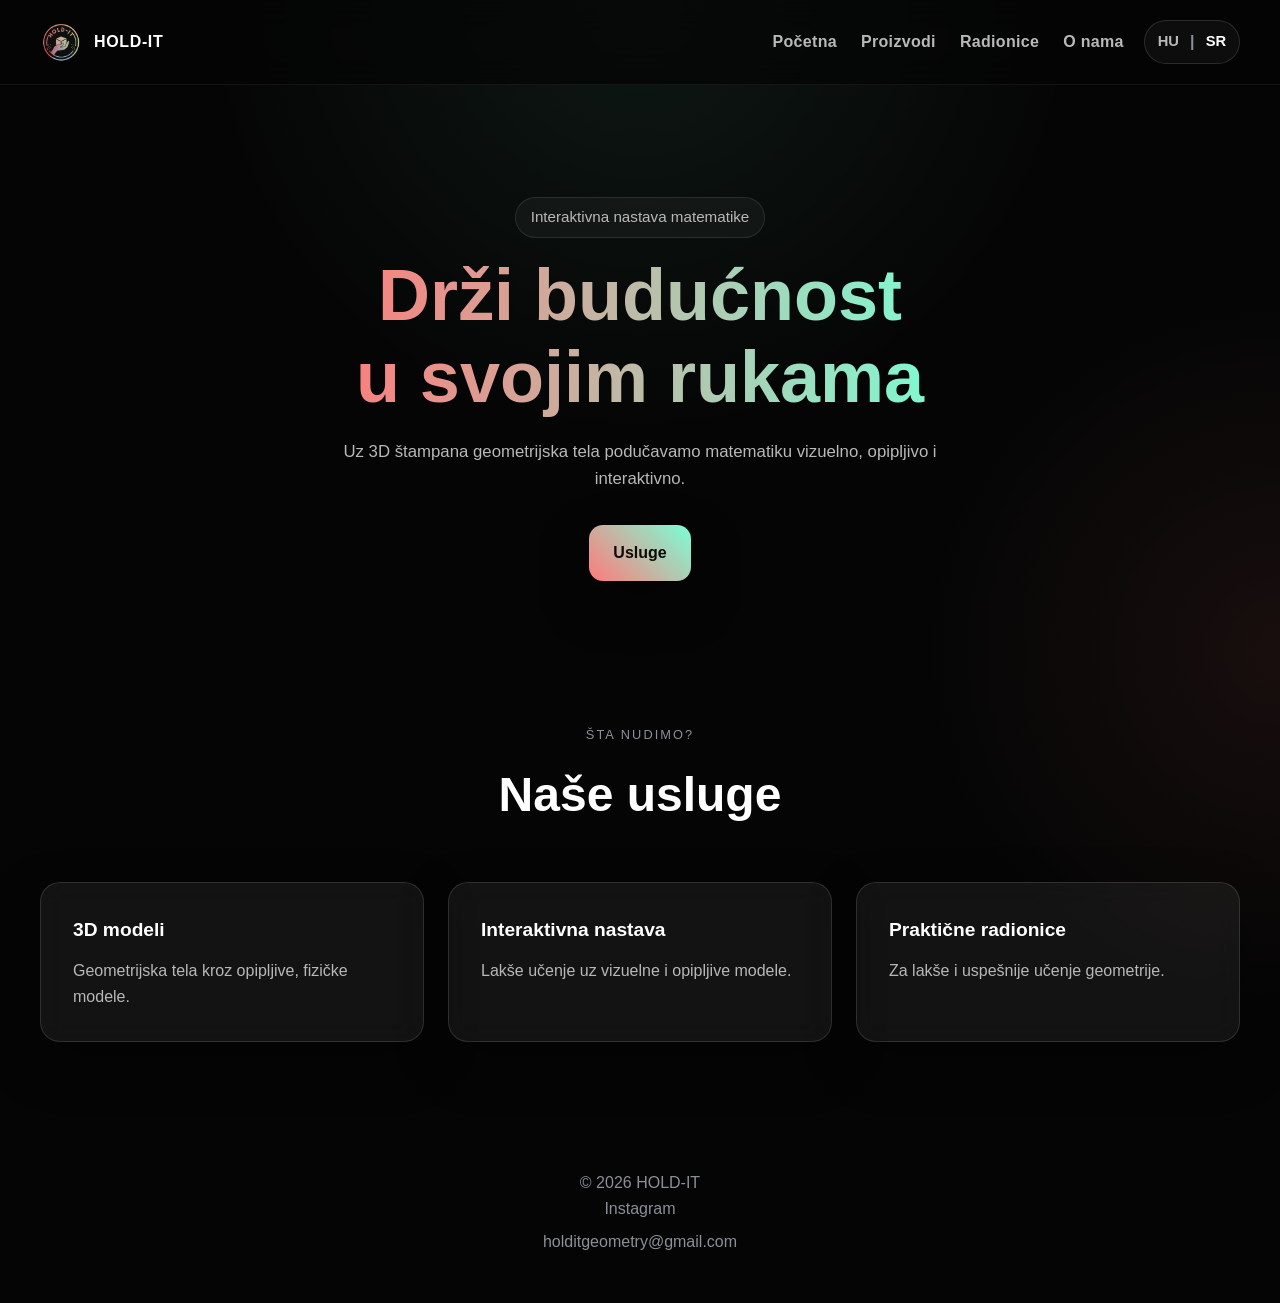
<file: index.html>
<!DOCTYPE html>
<html lang="sr">
<head>
  <meta charset="UTF-8">
  <meta name="viewport" content="width=device-width, initial-scale=1.0">
  <title>HOLD-IT | Početna</title>
  <link rel="icon" type="image/x-icon" href="favicon.ico">
  <link rel="stylesheet" href="style.css">
</head>
<body class="lang-loading" data-page="home">
<header class="site-header">
  <div class="navbar container">
    <a href="index.html" class="logo" aria-label="HOLD-IT početna stranica" data-i18n-aria-label="logoAria">
      <img src="logo.png" alt="HOLD-IT logo" data-i18n-alt="logoAlt">
      <span>HOLD-IT</span>
    </a>

    <div class="nav-area">
      <nav id="primary-navigation" class="nav-links" aria-label="Glavna navigacija" data-i18n-aria-label="mainNav">
        <a href="index.html" data-i18n="navHome">Početna</a>
        <a href="index1.html" data-i18n="navProducts">Proizvodi</a>
        <a href="index2.html" data-i18n="navWorkshops">Radionice</a>
        <a href="index3.html" data-i18n="navAbout">O nama</a>
      </nav>

      <div class="lang-switch" aria-label="Language switcher">
        <button class="lang-option" id="lang-hu" type="button">HU</button>
        <span class="lang-divider">|</span>
        <button class="lang-option active" id="lang-sr" type="button">SR</button>
      </div>

      <button class="menu-btn" type="button" aria-label="Otvori meni" aria-expanded="false" aria-controls="primary-navigation" data-i18n-aria-label="menuOpen">
        ☰
      </button>
    </div>
  </div>
</header>

<main>
  <section class="hero">
    <div class="container hero-content">
      <div class="hero-text reveal">
        <p class="eyebrow" data-i18n="eyebrow">Interaktivna nastava matematike</p>
        <h1 data-i18n="heroTitle">Drži budućnost<br>u svojim rukama</h1>
        <p class="hero-description" data-i18n="heroDescription">
          Uz 3D štampana geometrijska tela podučavamo matematiku vizuelno, opipljivo i interaktivno.
        </p>
        <div class="hero-actions">
          <a href="#services" class="btn" data-i18n="servicesBtn">Usluge</a>
        </div>
      </div>
    </div>
  </section>

  <section class="services" id="services">
    <div class="container">
      <p class="section-label" data-i18n="whatWeOffer">Šta nudimo?</p>
      <h2 data-i18n="ourServices">Naše usluge</h2>

      <div class="cards">
        <article class="card reveal">
          <h3 data-i18n="card1Title">3D modeli</h3>
          <p data-i18n="card1Text">Geometrijska tela kroz opipljive, fizičke modele.</p>
        </article>
        <article class="card reveal">
          <h3 data-i18n="card2Title">Interaktivna nastava</h3>
          <p data-i18n="card2Text">Lakše učenje uz vizuelne i opipljive modele.</p>
        </article>
        <article class="card reveal">
          <h3 data-i18n="card3Title">Praktične radionice</h3>
          <p data-i18n="card3Text">Za lakše i uspešnije učenje geometrije.</p>
        </article>
      </div>
    </div>
  </section>
</main>

<footer>
  <p>© 2026 HOLD-IT</p>
  <div class="social-links">
    <a href="https://instagram.com/holditgeo/">Instagram</a>
    <p>holditgeometry@gmail.com</p>
  </div>
</footer>

<script src="script.js"></script>
</body>
</html>
</file>
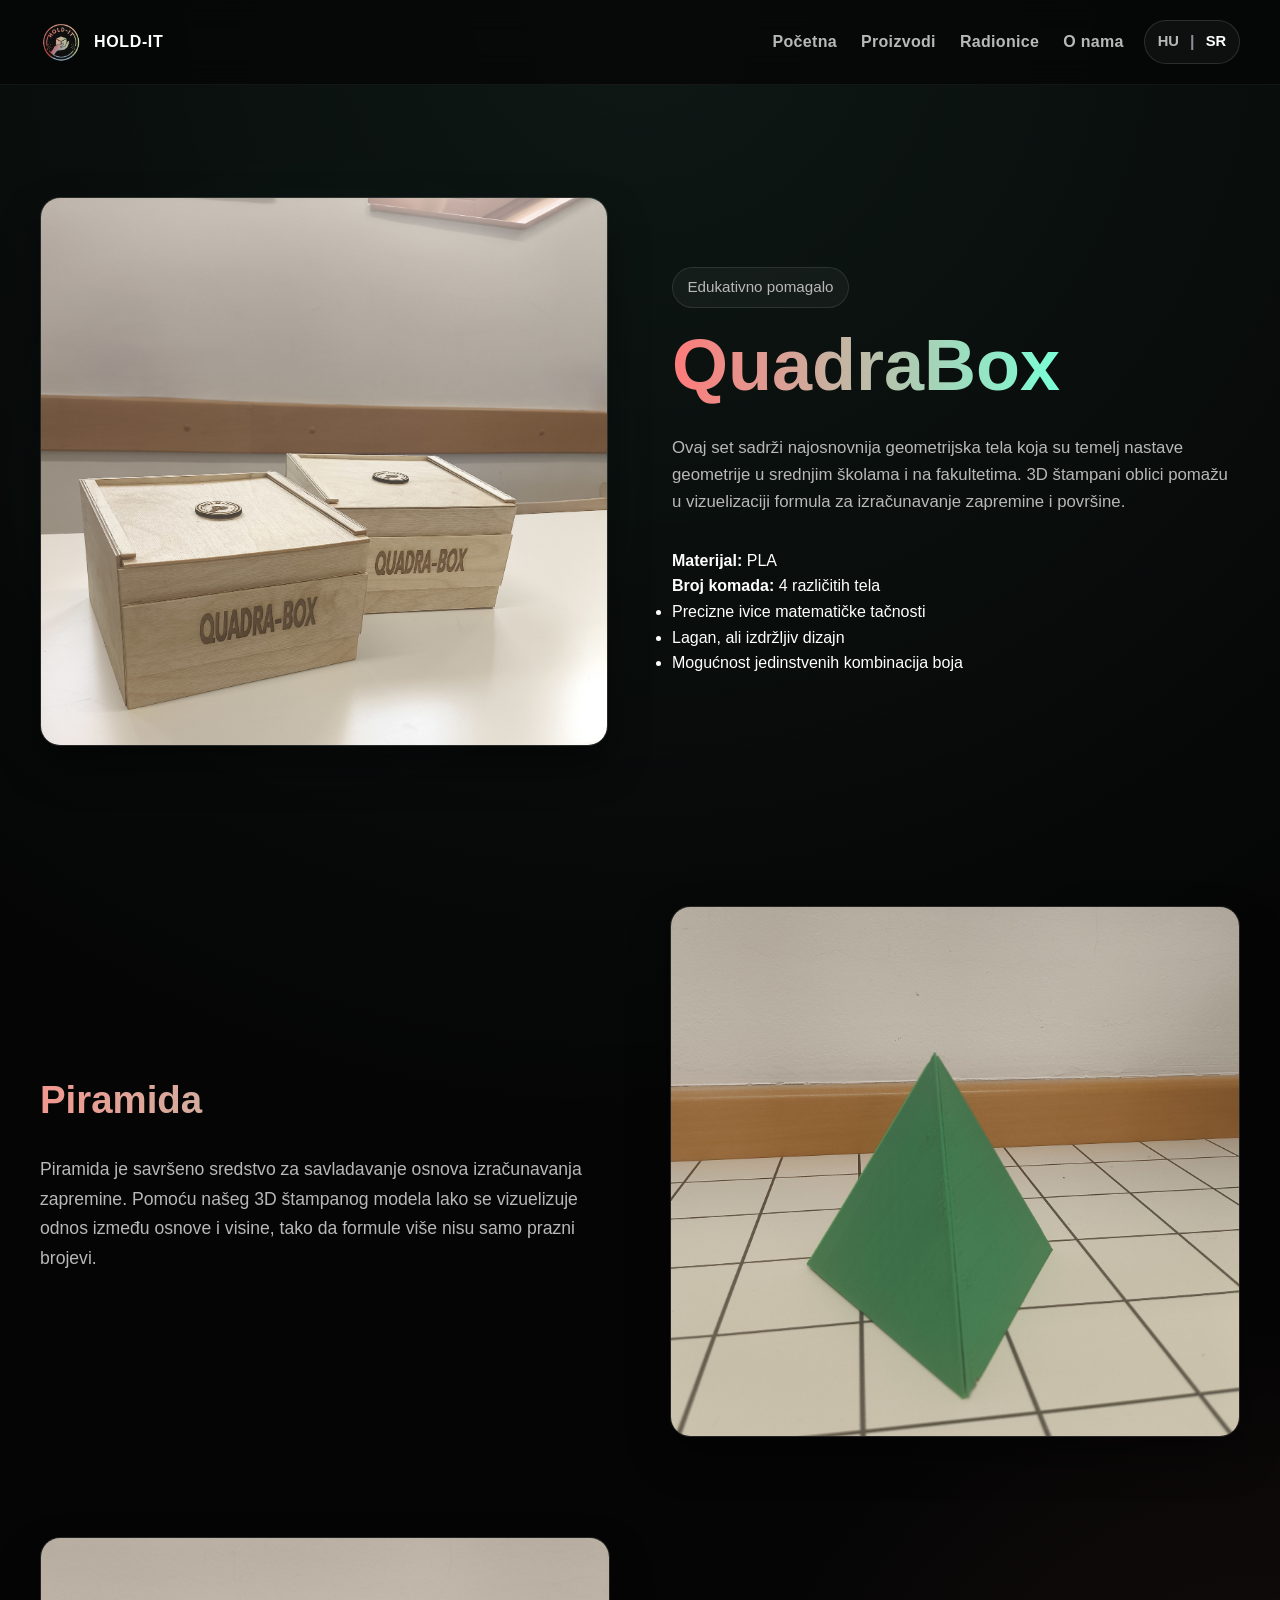
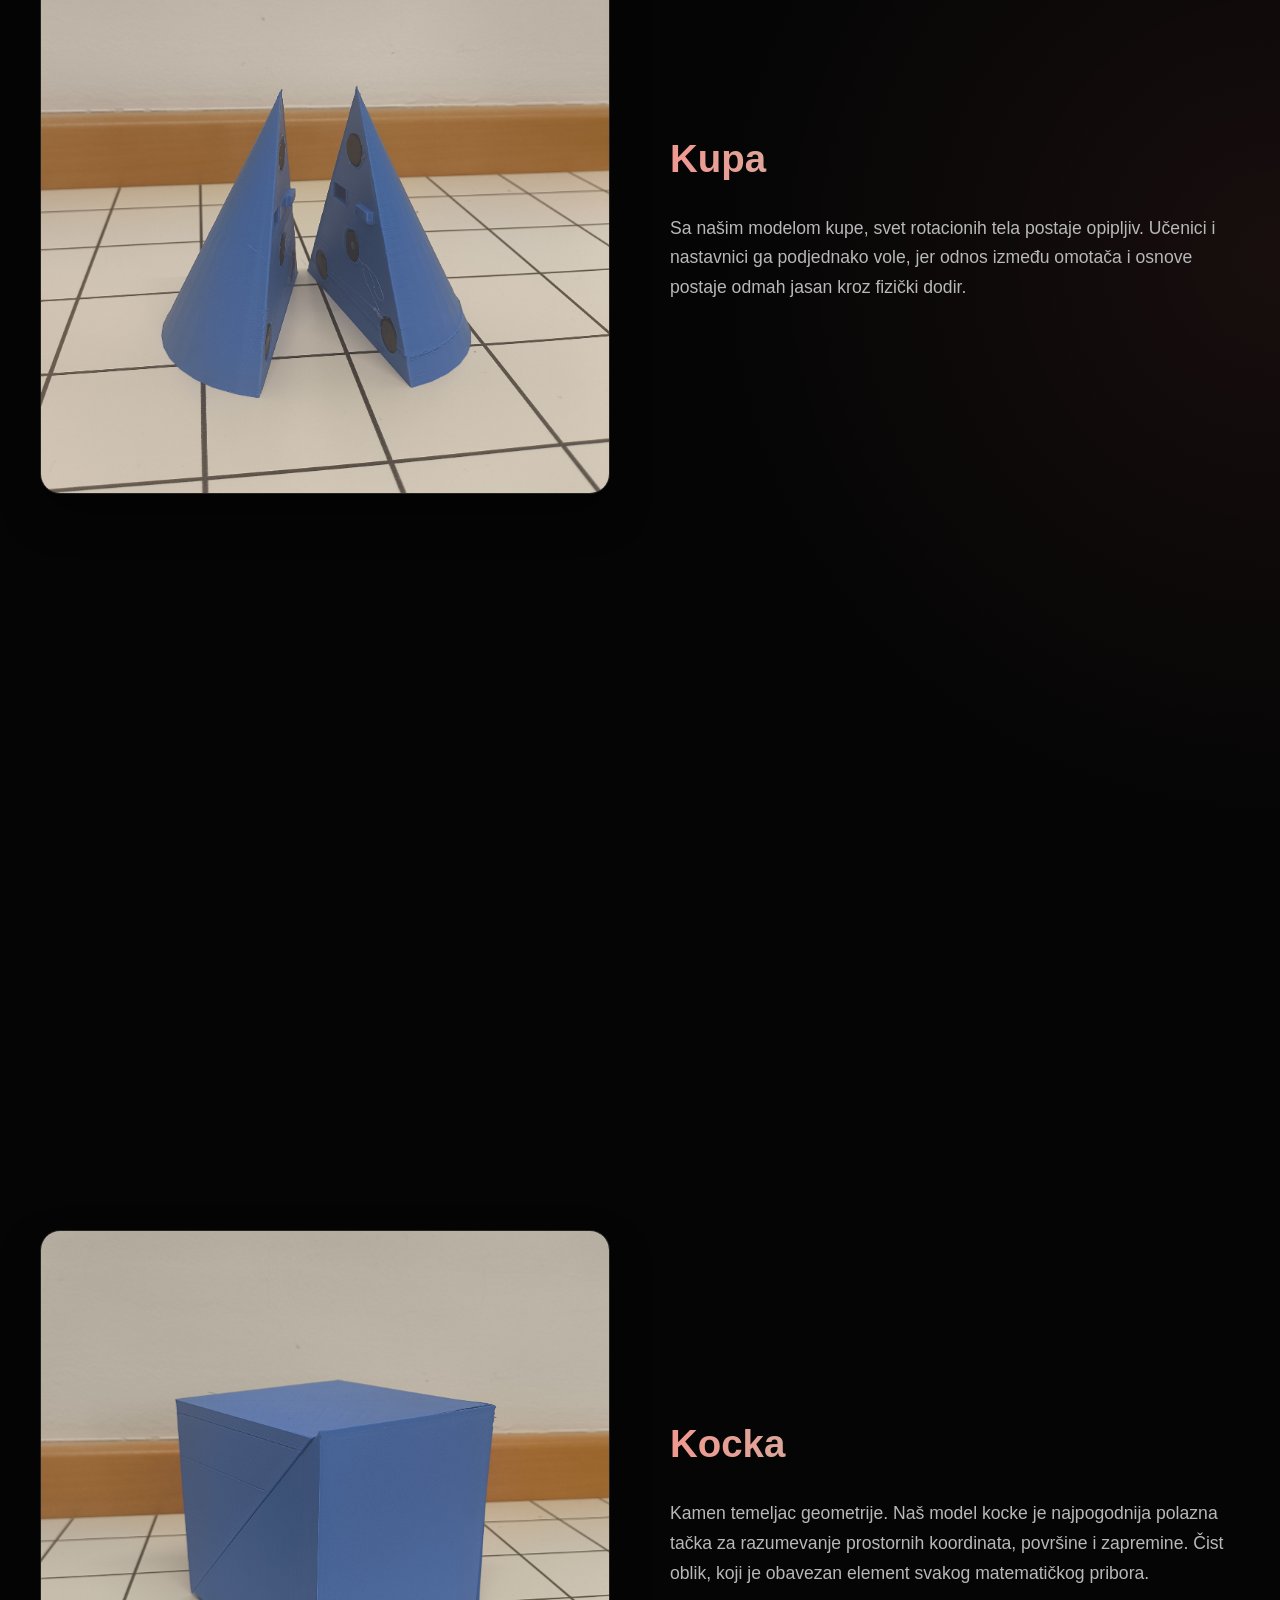
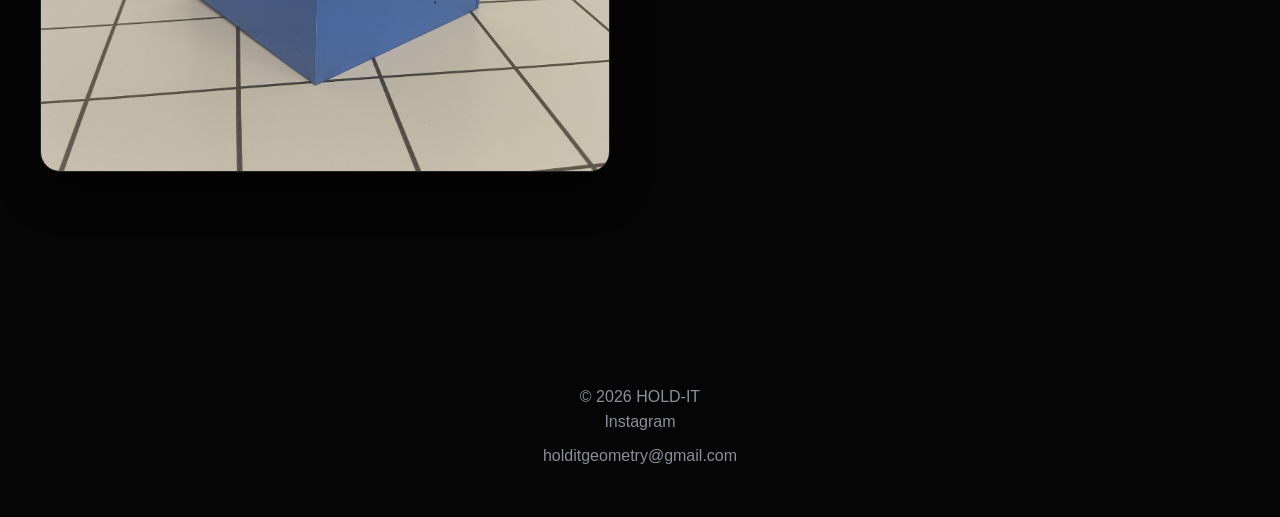
<file: index1.html>
<!DOCTYPE html>
<html lang="sr">
<head>
    <meta charset="UTF-8">
    <meta name="viewport" content="width=device-width, initial-scale=1.0">
    <title>Proizvodi | HOLD-IT</title>
    <link rel="icon" type="image/x-icon" href="favicon.ico">
    <link rel="stylesheet" href="style.css">
</head>
<body class="lang-loading" data-page="products">
<header class="site-header">
    <div class="navbar container">
        <a href="index.html" class="logo" aria-label="HOLD-IT početna stranica" data-i18n-aria-label="logoAria">
            <img src="logo.png" alt="HOLD-IT logo" data-i18n-alt="logoAlt">
            <span>HOLD-IT</span>
        </a>

        <div class="nav-area">
            <nav id="primary-navigation" class="nav-links" aria-label="Glavna navigacija" data-i18n-aria-label="mainNav">
                <a href="index.html" data-i18n="navHome">Početna</a>
                <a href="index1.html" data-i18n="navProducts">Proizvodi</a>
                <a href="index2.html" data-i18n="navWorkshops">Radionice</a>
                <a href="index3.html" data-i18n="navAbout">O nama</a>
            </nav>

            <div class="lang-switch" aria-label="Language switcher">
                <button class="lang-option" id="lang-hu" type="button">HU</button>
                <span class="lang-divider">|</span>
                <button class="lang-option active" id="lang-sr" type="button">SR</button>
            </div>

            <button class="menu-btn" type="button" aria-label="Otvori meni" aria-expanded="false" aria-controls="primary-navigation" data-i18n-aria-label="menuOpen">☰</button>
        </div>
    </div>
</header>

<main>
    <section class="hero product-page">
        <div class="container product-container">
            <div class="product-visual reveal">
                <div class="product-image">
                    <img src="Termek.jpg" alt="HOLD-IT Geometrijski Set" data-i18n-alt="productImgAlt">
                    <div class="glow-effect"></div>
                </div>
            </div>

            <div class="hero-text reveal">
                <p class="eyebrow" data-i18n="productCategory">Edukativno pomagalo</p>
                <h1 class="gradient-text" data-i18n="productName">QuadraBox</h1>
                <p class="hero-description" data-i18n="productLongDesc">
                    Ovaj set sadrži najosnovnija geometrijska tela koja su temelj nastave geometrije u srednjim školama i na fakultetima. 3D štampani oblici pomažu u vizuelizaciji formula za izračunavanje zapremine i površine.
                </p>

                <div class="product-details">
                    <div class="detail-item">
                        <strong data-i18n="matLabel">Materijal:</strong>
                        <span data-i18n="matValue">PLA</span>
                    </div>
                    <div class="detail-item">
                        <strong data-i18n="pieceLabel">Broj komada:</strong>
                        <span data-i18n="pieceValue">12 različitih tela</span>
                    </div>
                </div>

                <ul class="feature-list">
                    <li data-i18n="feat1">Precizne ivice matematičke tačnosti</li>
                    <li data-i18n="feat2">Lagan, ali izdržljiv dizajn</li>
                    <li data-i18n="feat3">Mogućnost jedinstvenih kombinacija boja</li>
                </ul>
            </div>
        </div>
    </section>

    <section class="products-section">
        <div class="container">

            <div class="product-row reveal">
                <div class="product-image">
                    <img src="Gula.jpg" alt="Gúla" data-i18n-alt="prodAlt1">
                </div>
                <div class="product-info">
                    <div class="gradient-text2">
                        <h2 data-i18n="prodTitle1">Gúla</h2>
                    </div>
                    <div class="product-text">
                        <p data-i18n="prodDesc1">A gúla tökéletes eszköz a térfogatszámítás alapjainak elsajátításához. 3D nyomtatott modellünk segítségével könnyedén vizualizálható az alaplap és a magasság kapcsolata, így a képletek többé nem csak üres számok lesznek.</p>
                    </div>
                </div>
            </div>

            <div class="product-row reveal">
                <div class="product-image">
                    <img src="Kup.jpg" alt="Kúp" data-i18n-alt="prodAlt2">
                </div>
                <div class="product-info">
                    <div class="gradient-text2">
                        <h2 data-i18n="prodTitle2">Kúp</h2>
                    </div>
                    <div class="product-text">
                        <p data-i18n="prodDesc2">A kúp modellünkkel a forgástestek világa válik kézzelfoghatóvá. Diákok és tanárok egyaránt imádják, hiszen a palást és az alapkör viszonya azonnal érthetővé válik a fizikai érintés során.</p>
                    </div>
                </div>
            </div>

            <div class="product-row reveal">
                <div class="product-image">
                    <img src="Ikozaeder.jpg" alt="Ikozaéder" data-i18n-alt="prodAlt3">
                </div>
                <div class="product-info">
                    <div class="gradient-text2">
                        <h2 data-i18n="prodTitle3">Ikozaéder</h2>
                    </div>
                    <div class="product-text">
                        <p data-i18n="prodDesc3">Az ikozaéder a szabályos testek egyik legizgalmasabbika, 20 egyenlő oldalú háromszöglappal. Ez a modell nemcsak a geometria szépségét mutatja be, de a térlátást is kiválóan fejleszti.</p>
                    </div>
                </div>
            </div>

            <div class="product-row reveal">
                <div class="product-image">
                    <img src="Kocka.jpg" alt="Kocka" data-i18n-alt="prodAlt4">
                </div>
                <div class="product-info">
                    <div class="gradient-text2">
                        <h2 data-i18n="prodTitle4">Kocka</h2>
                    </div>
                    <div class="product-text">
                        <p data-i18n="prodDesc4">A geometria alapköve. A kocka modellünk a legmegfelelőbb kiindulópont a térbeli koordináták, a felszín és a térfogat megértéséhez. Letisztult forma, amely minden matematikai eszköztár kötelező eleme.</p>
                    </div>
                </div>
            </div>

        </div>
    </section>
</main>

<footer>
    <p>© 2026 HOLD-IT</p>
    <div class="social-links">
        <a href="https://instagram.com/holditgeo/">Instagram</a>
        <p>holditgeometry@gmail.com</p>
    </div>
</footer>

<script src="script.js"></script>
</body>
</html>
</file>
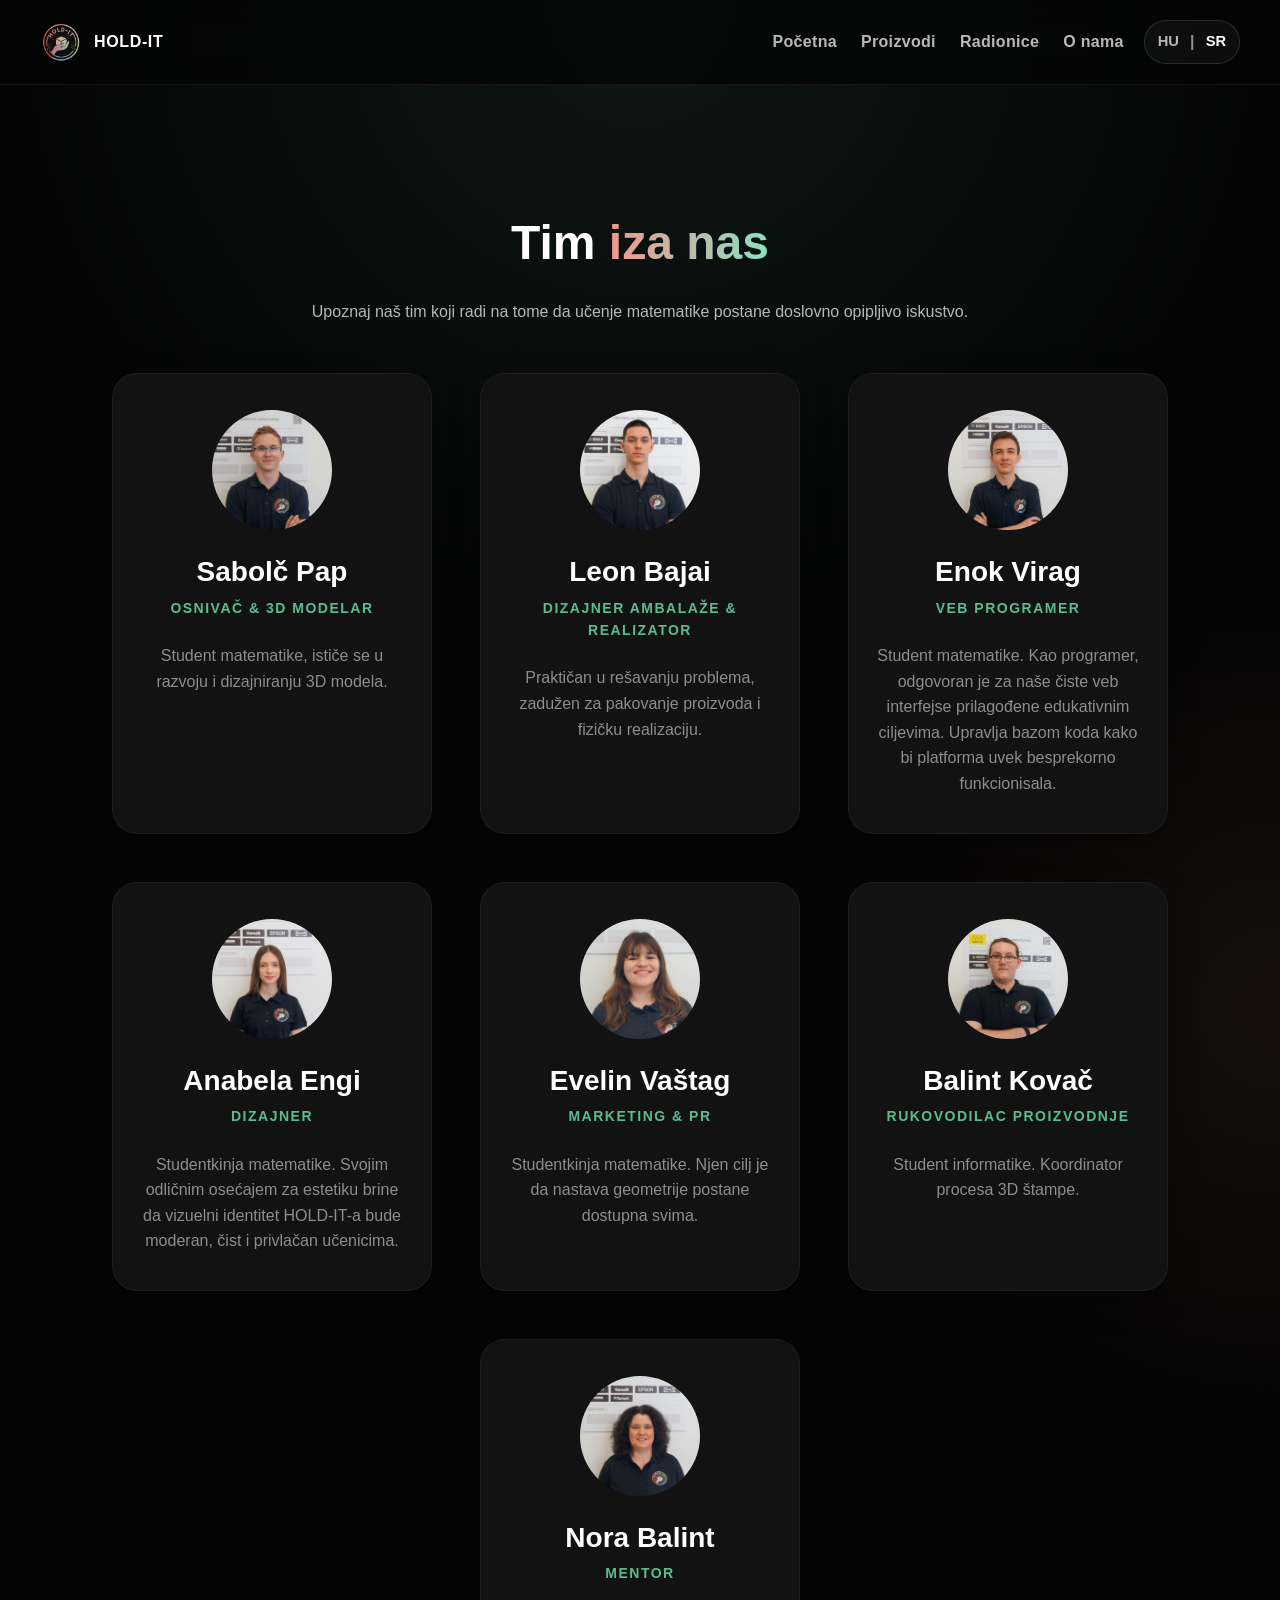
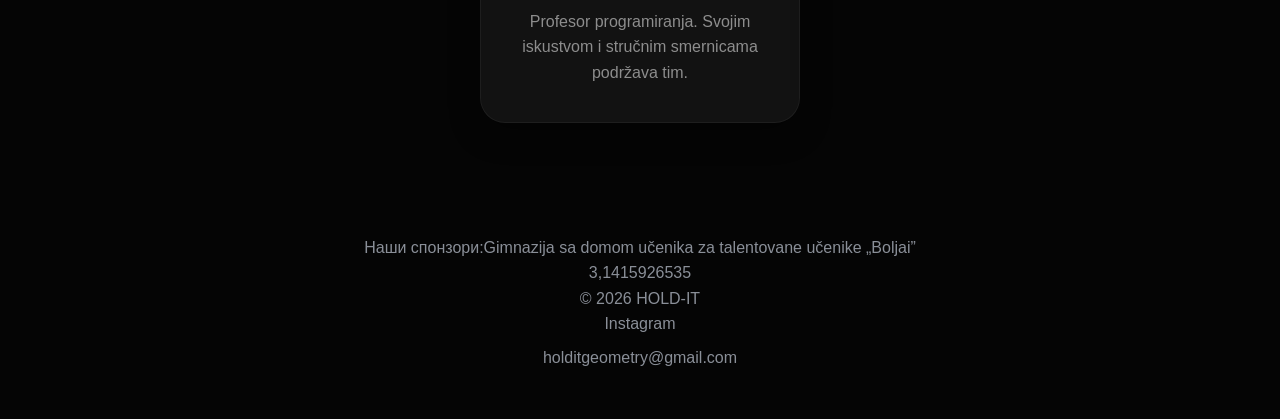
<file: index3.html>
<!DOCTYPE html>
<html lang="sr">
<head>
    <meta charset="UTF-8">
    <meta name="viewport" content="width=device-width, initial-scale=1.0">
    <title>O nama | HOLD-IT</title>
    <link rel="icon" type="image/x-icon" href="favicon.ico">
    <link rel="stylesheet" href="style.css">
</head>
<body class="lang-loading" data-page="about">
<header class="site-header">
    <div class="navbar container">
        <a href="index.html" class="logo" aria-label="HOLD-IT početna stranica" data-i18n-aria-label="logoAria">
            <img src="logo.png" alt="HOLD-IT logo" data-i18n-alt="logoAlt">
            <span>HOLD-IT</span>
        </a>

        <div class="nav-area">
            <nav id="primary-navigation" class="nav-links" aria-label="Glavna navigacija" data-i18n-aria-label="mainNav">
                <a href="index.html" data-i18n="navHome">Početna</a>
                <a href="index1.html" data-i18n="navProducts">Proizvodi</a>
                <a href="index2.html" data-i18n="navWorkshops">Radionice</a>
                <a href="index3.html" data-i18n="navAbout">O nama</a>
            </nav>


            <div class="lang-switch" aria-label="Language switcher">
                <button class="lang-option" id="lang-hu" type="button">HU</button>
                <span class="lang-divider">|</span>
                <button class="lang-option active" id="lang-sr" type="button">SR</button>
            </div>

            <button class="menu-btn" type="button" aria-label="Otvori meni" aria-expanded="false" aria-controls="primary-navigation" data-i18n-aria-label="menuOpen">☰</button>
        </div>
    </div>
</header>

<main>
    <section id="rolunk" class="team-section">
        <div class="container">
            <div class="team-header reveal">
                <h2 class="team-title" data-i18n="teamHeading">Tim <span class="gradient-text">iza nas</span></h2>
                <p class="team-subtitle" data-i18n="teamSubtitle">
                    Upoznaj naš tim koji radi na tome da učenje matematike postane doslovno opipljivo iskustvo.
                </p>
            </div>

            <div class="team-grid">
                <div class="team-card profile-card reveal">
                    <div class="profile-img">
                        <img src="Szabi.jpg" alt="Papp Szabolcs">
                    </div>
                    <h3 class="team-name" data-i18n="teamname1">Papp Szabolcs</h3>
                    <p class="team-role" data-i18n="role1">Osnivač &amp; 3D modelar</p>
                    <p class="team-desc" data-i18n="desc1">Odgovoran je za precizno projektovanje geometrijskih tela. Njegov cilj je da matematika bude i vizuelno zadivljujuća.</p>
                </div>

                <div class="team-card profile-card reveal">
                    <div class="profile-img">
                        <img src="Leon.jpg" alt="Bajai Leon">
                    </div>
                    <h3 class="team-name" data-i18n="teamname2">Bajai Leon</h3>
                    <p class="team-role" data-i18n="role2">Dizajner ambalaže &amp; realizator</p>
                    <p class="team-desc" data-i18n="desc2">Razrađuje metode pomoću kojih se naši alati mogu najefikasnije uključiti u nastavni proces.</p>
                </div>

                <div class="team-card profile-card reveal">
                    <div class="profile-img">
                        <img src="Enok.jpg" alt="Virág Énok">
                    </div>
                    <h3 class="team-name" data-i18n="teamname3">Virág Énok</h3>
                    <p class="team-role" data-i18n="role3">Veb programer</p>
                    <p class="team-desc" data-i18n="desc3">Zadužen je za nesmetano funkcionisanje sajta i optimizaciju korisničkog iskustva.</p>
                </div>

                <div class="team-card profile-card reveal">
                    <div class="profile-img">
                        <img src="Ancsi.jpg" alt="Engi Anabela">
                    </div>
                    <h3 class="team-name" data-i18n="teamname4">Engi Anabela</h3>
                    <p class="team-role" data-i18n="role4">Dizajner</p>
                    <p class="team-desc" data-i18n="desc4">Odgovorna je za korisničko iskustvo i čist, moderan vizuelni identitet cele platforme.</p>
                </div>

                <div class="team-card profile-card reveal">
                    <div class="profile-img">
                        <img src="Evelin.jpg" alt="Vastag Evelin">
                    </div>
                    <h3 class="team-name" data-i18n="teamname5">Vastag Evelin</h3>
                    <p class="team-role" data-i18n="role5">Marketing &amp; PR</p>
                    <p class="team-desc" data-i18n="desc5">Njena misija je da naši interaktivni alati stignu do što više škola i učenika širom zemlje.</p>
                </div>

                <div class="team-card profile-card reveal">
                    <div class="profile-img">
                        <img src="Balint.jpg" alt="Kovács Bálint">
                    </div>
                    <h3 class="team-name" data-i18n="teamname6">Kovács Bálint</h3>
                    <p class="team-role" data-i18n="role6">Rukovodilac proizvodnje</p>
                    <p class="team-desc" data-i18n="desc6">Nadzire procese 3D štampe i garantuje vrhunski kvalitet i dugotrajnost proizvoda.</p>
                </div>

                <div class="team-card profile-card team-card-balint-nora reveal">
                    <div class="profile-img">
                        <img src="Nora.jpg" alt="Bálint Nóra">
                    </div>
                    <h3 class="team-name" data-i18n="teamname7">Bálint Nóra</h3>
                    <p class="team-role" data-i18n="role7">Mentor</p>
                    <p class="team-desc" data-i18n="desc7">Svojim profesionalnim usmeravanjem i iskustvom podržava kontinuirani razvoj tima.</p>
                </div>
            </div>
        </div>
    </section>
</main>

<footer>
    <p data-i18n="support">Támogatóink: Bolyai Tehetséggondozó Gimnázium és Kollégium</p>
    <p>3,1415926535</p>
    <p>© 2026 HOLD-IT</p>
    <div class="social-links">
        <a href="https://instagram.com/holditgeo/">Instagram</a>
        <p>holditgeometry@gmail.com</p>
    </div>
</footer>

<script src="script.js"></script>
</body>
</html>
</file>
<file: style.css>
body.lang-loading {
    opacity: 0;
    visibility: hidden;
}

body.lang-loaded {
    opacity: 1;
    visibility: visible;
    transition: opacity 0.3s ease;
}
:root {
    --bg: #050505;
    --bg-soft: #101010;
    --surface: rgba(255, 255, 255, 0.06);
    --surface-border: rgba(255, 255, 255, 0.12);
    --text: #ffffff;
    --text-muted: #b8b8b8;
    --text-soft: #8a8f98;
    --accent-1: #ff7a7a;
    --accent-2: #7affd6;
    --shadow: 0 20px 50px rgba(0, 0, 0, 0.35);
    --radius: 20px;
    --radius-sm: 14px;
    --container: 1200px;
}

* {
    margin: 0;
    padding: 0;
    box-sizing: border-box;
}

html {
    scroll-behavior: smooth;
}

body {
    min-height: 100vh;
    font-family: Arial, sans-serif;
    background:
            radial-gradient(circle at top, rgba(122, 255, 214, 0.08), transparent 30%),
            radial-gradient(circle at right, rgba(255, 122, 122, 0.08), transparent 25%),
            var(--bg);
    color: var(--text);
    line-height: 1.6;
}

img {
    display: block;
    max-width: 100%;
}

a {
    color: inherit;
    text-decoration: none;
}

button {
    font: inherit;
}

.container {
    width: min(100% - 2rem, var(--container));
    margin: 0 auto;
}


.site-header {
    position: sticky;
    top: 0;
    z-index: 1000;
    background: rgba(5, 5, 5, 0.72);
    backdrop-filter: blur(16px);
    border-bottom: 1px solid rgba(255, 255, 255, 0.06);
}

.navbar {
    display: flex;
    align-items: center;
    justify-content: space-between;
    min-height: 84px;
}

.nav-area {
    display: flex;
    align-items: center;
    justify-content: flex-end;
    gap: 1.25rem;
    margin-left: auto;
}

.lang-switch {
    display: inline-flex;
    align-items: center;
    gap: 0.45rem;
    padding: 0.35rem 0.55rem;
    border: 1px solid var(--surface-border);
    border-radius: 999px;
    background: rgba(255, 255, 255, 0.04);
}

.lang-option {
    border: none;
    background: transparent;
    color: var(--text-muted);
    font-weight: 700;
    font-size: 0.92rem;
    cursor: pointer;
    padding: 0.2rem 0.25rem;
    transition: color 0.2s ease, transform 0.2s ease;
}

.lang-option:hover,
.lang-option:focus-visible {
    color: var(--text);
    transform: translateY(-1px);
}

.lang-option.active {
    color: var(--text);
}

.lang-divider {
    color: var(--text-soft);
    font-weight: 600;
    user-select: none;
}

.logo {
    display: inline-flex;
    align-items: center;
    gap: 0.75rem;
    font-weight: 700;
    letter-spacing: 0.04em;
}

.logo img {
    width: 42px;
    height: 42px;
    object-fit: contain;
}

.nav-links {
    display: flex;
    align-items: center;
    gap: 1.5rem;
}

.nav-links a {
    position: relative;
    color: var(--text-muted);
    font-family: "Segoe UI", "Inter", Arial, sans-serif;
    font-weight: 600;
    letter-spacing: 0.02em;
    transition: color 0.25s ease;
}

.nav-links a:hover,
.nav-links a:focus-visible {
    color: var(--text);
}

.nav-links a::after {
    content: "";
    position: absolute;
    left: 0;
    bottom: -0.35rem;
    width: 100%;
    height: 2px;
    transform: scaleX(0);
    transform-origin: left;
    transition: transform 0.25s ease;
    background: linear-gradient(90deg, var(--accent-1), var(--accent-2));
}

.nav-links a:hover::after,
.nav-links a:focus-visible::after {
    transform: scaleX(1);
}

.menu-btn {
    display: none;
    border: 1px solid var(--surface-border);
    background: var(--surface);
    color: var(--text);
    padding: 0.65rem 0.9rem;
    border-radius: 12px;
    cursor: pointer;
    transition: transform 0.2s ease, background 0.2s ease;
}

.menu-btn:hover,
.menu-btn:focus-visible {
    background: rgba(255, 255, 255, 0.1);
    transform: translateY(-1px);
}

.hero {
    padding: 7rem 0 5rem;
}

.hero-content {
    display: grid;
    place-items: center;
    text-align: center;
}

.hero-text {
    max-width: 760px;
}
.team-header {
    text-align: center;
    margin-bottom: 60px;
}

.team-title {
    font-size: 3rem;
    font-weight: 700;
    margin-bottom: 10px;
}


.gradient-text {
    background: linear-gradient(90deg, #f09392 0%, #8be2bc 100%);
    -webkit-background-clip: text;
    -webkit-text-fill-color: transparent;
}

.team-subtitle {
    font-size: 1.1rem;
    color: #888;
    max-width: 600px;
    margin: 0 auto;
}


.team-grid {
    display: grid;
    grid-template-columns: repeat(3, 320px);
    justify-content: center;
    gap: 24px;
}

.team-card {
    width: 100%;
    max-width: 320px;
    background: rgba(255, 255, 255, 0.04);
    border: 1px solid rgba(255, 255, 255, 0.08);
    border-radius: 20px;
    padding: 40px 30px;
    backdrop-filter: blur(12px);
    transition: all 0.3s ease;
    display: flex;
    flex-direction: column;
    align-items: center;
    text-align: center;
    box-shadow: 0 10px 30px rgba(0, 0, 0, 0.5);
}

.team-card-balint-nora {
    grid-column: 2;
}

@media (max-width: 1024px) {
    .team-grid {
        grid-template-columns: repeat(auto-fit, minmax(300px, 320px));
        justify-content: center;
    }

    .team-card-balint-nora {
        grid-column: auto;
    }
}
.eyebrow {
    display: inline-block;
    margin-bottom: 1rem;
    padding: 0.45rem 0.9rem;
    border: 1px solid rgba(255, 255, 255, 0.1);
    border-radius: 999px;
    color: var(--text-muted);
    background: rgba(255, 255, 255, 0.04);
    font-size: 0.95rem;
}

.hero h1 {
    font-size: clamp(2.6rem, 6vw, 4.5rem);
    line-height: 1.15;
    margin-bottom: 1.25rem;
    background: linear-gradient(90deg, var(--accent-1), var(--accent-2));
    -webkit-background-clip: text;
    color: transparent;
}

.hero-description {
    max-width: 640px;
    margin: 0 auto 2rem;
    color: var(--text-muted);
    font-size: 1.05rem;
}

.hero-actions {
    display: flex;
    justify-content: center;
    gap: 1rem;
}

.btn {
    display: inline-flex;
    align-items: center;
    justify-content: center;
    padding: 0.95rem 1.5rem;
    border: none;
    border-radius: var(--radius-sm);
    background: linear-gradient(45deg, var(--accent-1), var(--accent-2));
    color: #0b0b0b;
    font-weight: 700;
    box-shadow: var(--shadow);
    transition: transform 0.25s ease, box-shadow 0.25s ease;
}

.btn:hover,
.btn:focus-visible {
    transform: translateY(-2px);
    box-shadow: 0 24px 60px rgba(122, 255, 214, 0.18);
}

.services {
    padding: 4rem 0 6rem;
    text-align: center;
}

.section-label {
    color: var(--text-soft);
    text-transform: uppercase;
    letter-spacing: 0.16em;
    font-size: 0.8rem;
    margin-bottom: 0.75rem;
}

.services h2 {
    font-size: clamp(2rem, 4vw, 3rem);
    margin-bottom: 3rem;
}

.cards {
    display: grid;
    grid-template-columns: repeat(3, minmax(0, 1fr));
    gap: 1.5rem;
}

.card {
    padding: 2rem;
    border-radius: var(--radius);
    background: var(--surface);
    backdrop-filter: blur(14px);
    border: 1px solid var(--surface-border);
    box-shadow: var(--shadow);
    text-align: left;
    transition: transform 0.3s ease, border-color 0.3s ease, box-shadow 0.3s ease;
}

.card h3 {
    margin-bottom: 0.75rem;
    font-size: 1.2rem;
}

.card p {
    color: var(--text-muted);
}

.card:hover {
    transform: translateY(-8px);
    border-color: rgba(122, 255, 214, 0.3);
    box-shadow: 0 24px 60px rgba(0, 0, 0, 0.35);
}


.reveal {
    opacity: 0;
    transform: translateY(40px);
    transition: opacity 0.7s ease, transform 0.7s ease;
}

.reveal.active {
    opacity: 1;
    transform: translateY(0);
}


footer {
    padding: 2rem 1rem 3rem;
    text-align: center;
    color: var(--text-soft);
}
.social-links {
    display: flex;
    flex-direction: column;
    align-items: center;
    gap: 8px;
}
@media (max-width: 900px) {
    .menu-btn {
        display: inline-flex;
    }

    .navbar {
        position: relative;
        min-height: 76px;
    }

    .nav-area {
        gap: 0.75rem;
    }

    .lang-switch {
        padding: 0.3rem 0.45rem;
    }

    .nav-links {
        position: absolute;
        top: calc(100% + 0.75rem);
        right: 0;
        left: auto;
        min-width: 220px;
        display: none;
        flex-direction: column;
        align-items: stretch;
        gap: 0;
        padding: 0.5rem;
        border-radius: 18px;
        background: rgba(16, 16, 16, 0.95);
        border: 1px solid var(--surface-border);
        box-shadow: var(--shadow);
        z-index: 1000;
    }

    .nav-links.active {
        display: flex;
    }

    .nav-links a {
        padding: 1rem;
        border-radius: 12px;
    }

    .nav-links a::after {
        display: none;
    }

    .nav-links a:hover,
    .nav-links a:focus-visible {
        background: rgba(255, 255, 255, 0.06);
    }

    .cards {
        grid-template-columns: 1fr;
    }

    .hero {
        padding: 5rem 0 4rem;
    }
}
@media (prefers-reduced-motion: reduce) {
    html {
        scroll-behavior: auto;
    }
    *,
    *::before,
    *::after {
        animation: none !important;
        transition: none !important;
    }

    .reveal {
        opacity: 1;
        transform: none;
    }
}

.product-container, .about-row {
    display: grid;
    grid-template-columns: 1fr 1fr;
    gap: 4rem;
    align-items: center;
    text-align: left;
}

.product-visual {
    position: relative;
    display: flex;
    justify-content: center;
}

.image-wrapper {
    position: relative;
    z-index: 1;
}

.image-wrapper img {
    max-width: 450px;
    filter: drop-shadow(0 20px 40px rgba(0,0,0,0.5));
}

.glow-effect {
    position: absolute;
    top: 50%;
    left: 50%;
    transform: translate(-50%, -50%);
    width: 100%;
    height: 100%;
    background: radial-gradient(circle, var(--accent-2) 0%, transparent 70%);
    opacity: 0.15;
    filter: blur(60px);
    z-index: -1;
}

.product-spec-grid {
    display: grid;
    grid-template-columns: 1fr 1fr;
    gap: 1rem;
    margin-top: 2rem;
}

.spec-card {
    background: var(--surface);
    border: 1px solid var(--surface-border);
    padding: 1.25rem;
    border-radius: var(--radius-sm);
}

.spec-label {
    display: block;
    color: var(--text-soft);
    font-size: 0.85rem;
    text-transform: uppercase;
    margin-bottom: 0.25rem;
}

.spec-value {
    color: var(--accent-2);
    font-weight: 700;
}

/* Rólunk kép doboz */
.surface-box {
    background: var(--surface);
    border: 1px solid var(--surface-border);
    padding: 1rem;
    border-radius: var(--radius);
    overflow: hidden;
}

.about-img {
    border-radius: calc(var(--radius) - 10px);
    width: 100%;
}

@media (max-width: 900px) {
    .product-container, .about-row {
        grid-template-columns: 1fr;
        text-align: center;
        gap: 3rem;
    }

    .product-container .hero-text, .about-row .hero-text {
        order: 2;
    }

    .product-visual, .about-visual {
        order: 1;
    }
}

.workshop-section {
    background-color: #0b0b0b;
    padding: 100px 20px;
    display: flex;
    justify-content: center;
    color: #ffffff;
    font-family: 'Inter', sans-serif;
}
.workshop-container {
    max-width: 1200px;
    width: 100%;
    display: grid;
    grid-template-columns: 1fr 1fr;
    align-items: center;
    gap: 60px;
}

.workshop-content {
    flex: unset;
    text-align: left;
}

.workshop-content .hero-description {
    margin: 0 0 2rem;
}

.hero-actions {
    justify-content: center;
}

.gradient-text {
    display: inline-block;
    font-size: 3rem;
    line-height: 1.25;
    padding-bottom: 0.12em;
    background: linear-gradient(90deg, #f19890 0%, #8ae0c1 100%);
    -webkit-background-clip: text;
    -webkit-text-fill-color: transparent;
}

.description {
    color: #b3b3b3;
    font-size: 1.1rem;
    line-height: 1.6;
    margin-bottom: 40px;
}

.workshop-details {
    list-style: none;
    padding: 0;
    margin-bottom: 40px;
}

.workshop-details li {
    display: flex;
    align-items: center;
    gap: 15px;
    margin-bottom: 15px;
    color: #e0e0e0;
    font-size: 1rem;
}

.workshop-details .icon {
    font-size: 1.2rem;
    background: rgba(255, 255, 255, 0.05);
    padding: 10px;
    border-radius: 8px;
}

.btn-gradient {
    display: inline-block;
    background: linear-gradient(90deg, #f19890 0%, #8ae0c1 100%);
    color: #000000;
    font-weight: 600;
    padding: 14px 32px;
    border-radius: 8px;
    text-decoration: none;
    transition: transform 0.3s ease, box-shadow 0.3s ease;
}

.btn-gradient:hover {
    transform: translateY(-2px);
    box-shadow: 0 8px 20px rgba(138, 224, 193, 0.3);
}

.workshop-image-wrapper {
    flex: 1;
    position: relative;
    display: flex;
    flex-direction: column;
    gap: 12px;
}

.workshop-image-wrapper img {
    width: 100%;
    height: auto;
    border-radius: 24px;
    object-fit: cover;
    position: relative;
    z-index: 2;
    border: 1px solid rgba(255, 255, 255, 0.1);
}

.image-glow {
    position: absolute;
    top: 50%;
    left: 50%;
    transform: translate(-50%, -50%);
    width: 80%;
    height: 80%;
    background: linear-gradient(90deg, #f19890, #8ae0c1);
    filter: blur(80px);
    opacity: 0.15;
    z-index: 1;
}


@media (max-width: 900px) {
    .workshop-container {
        grid-template-columns: 1fr;
        gap: 2.5rem;
    }

    .workshop-content {
        text-align: center;
    }

    .hero-actions {
        justify-content: center;
    }

    .gradient-text {
        display: inline-block;
        font-size: 2.2rem;
        line-height: 1.25;
        padding-bottom: 0.12em;
    }

}
.team-section {
    padding: 120px 0 80px;
}

.team-header {
    text-align: center;
    max-width: 760px;
    margin: 0 auto 48px;
}

.team-title {
    font-size: clamp(2rem, 4vw, 3rem);
    margin-bottom: 16px;
    color: #ffffff;
    text-align: center;
}

.team-subtitle {
    color: #b8b8b8;
    font-size: 1rem;
    line-height: 1.7;
    margin: 0 auto;
    text-align: center;
    max-width: 700px;
}

.team-grid {
    display: grid;
    grid-template-columns: repeat(3, 320px);
    justify-content: center;
    justify-items: center;
    align-items: stretch;
    gap: 48px;
    width: 100%;
    margin: 0 auto;
}

.team-card.profile-card {
    width: 100%;
    max-width: 320px;
    background: #121212;
    border-radius: 25px;
    padding: 36px 24px;
    text-align: center;
    color: #ffffff;
    box-shadow: 0 10px 30px rgba(0, 0, 0, 0.35);
    border: 1px solid rgba(255, 255, 255, 0.05);
    transition: transform 0.25s ease, box-shadow 0.25s ease;
    height: 100%;
    justify-self: center;
}

.team-card.profile-card:hover {
    transform: translateY(-6px);
    box-shadow: 0 18px 40px rgba(0, 0, 0, 0.45);
}

.team-grid .team-card.profile-card:last-child {
    grid-column: 2 / 3;
    justify-self: center;
}

.profile-img {
    width: 120px;
    height: 120px;
    margin: 0 auto 20px;
    border-radius: 50%;
    background: #ffffff;
    overflow: hidden;
    display: flex;
    align-items: center;
    justify-content: center;
}

.profile-img img {
    width: 100%;
    height: 100%;
    object-fit: cover;
    display: block;
}

.arrow {
    font-size: 18px;
    margin-bottom: 12px;
    opacity: 0.8;
    color: #ffffff;
}

.team-name {
    font-size: 28px;
    margin: 5px 0 8px;
    font-weight: 700;
    line-height: 1.2;
    color: #ffffff;
}

.team-role {
    color: #5bbd8f;
    letter-spacing: 1.5px;
    font-size: 14px;
    font-weight: 600;
    margin: 0 0 24px;
    text-transform: uppercase;
}

.team-desc {
    color: #8d8d8d;
    font-size: 16px;
    line-height: 1.6;
    margin: 0;
}

@media (max-width: 992px) {
    .team-grid {
        grid-template-columns: repeat(2, 1fr);
        gap: 36px;
    }

    .team-grid .team-card.profile-card:last-child {
        grid-column: 1 / -1;
        justify-self: center;
        width: min(100%, 360px);
    }
}

@media (max-width: 768px) {
    .team-section {
        padding: 100px 0 60px;
    }

    .team-grid {
        grid-template-columns: 1fr;
        gap: 24px;
    }

    .team-grid .team-card.profile-card:last-child {
        grid-column: auto;
        width: 100%;
    }

    .team-card.profile-card {
        padding: 30px 20px;
    }

    .team-name {
        font-size: 24px;
    }

    .team-desc {
        font-size: 15px;
    }
}


.products-section {
    padding: 80px 0;
}

.product-row {
    display: flex;
    align-items: center;
    gap: 60px;
    margin-bottom: 100px;
    width: 100%;
}


.product-row:nth-of-type(odd) {
    flex-direction: row-reverse;
}

.product-row:nth-of-type(even) {
    flex-direction: row;
}

.product-image,
.product-info {
    flex: 1;
}

.product-image img {
    width: 100%;
    height: auto;
    border-radius: 20px;
    border: 1px solid var(--surface-border);
    box-shadow: 0 20px 40px rgba(0, 0, 0, 0.4);
}

.product-info {
    display: flex;
    flex-direction: column;
    gap: 1.5rem;
}


.product-text p {
    font-size: 1.1rem;
    line-height: 1.7;
    color: var(--text-muted);
}

.gradient-text2 h2 {
    font-size: clamp(2rem, 3vw, 2.8rem);
    font-weight: 700;
    background: linear-gradient(90deg, #f19890 0%, #8ae0c1 100%);
    -webkit-background-clip: text;
    -webkit-text-fill-color: transparent;
}

/* MOBIL: Egymás alá rendezés */
@media (max-width: 900px) {
    .product-row,
    .product-row:nth-of-type(odd),
    .product-row:nth-of-type(even) {
        flex-direction: column;
        text-align: center;
        gap: 30px;
    }
}
</file>
